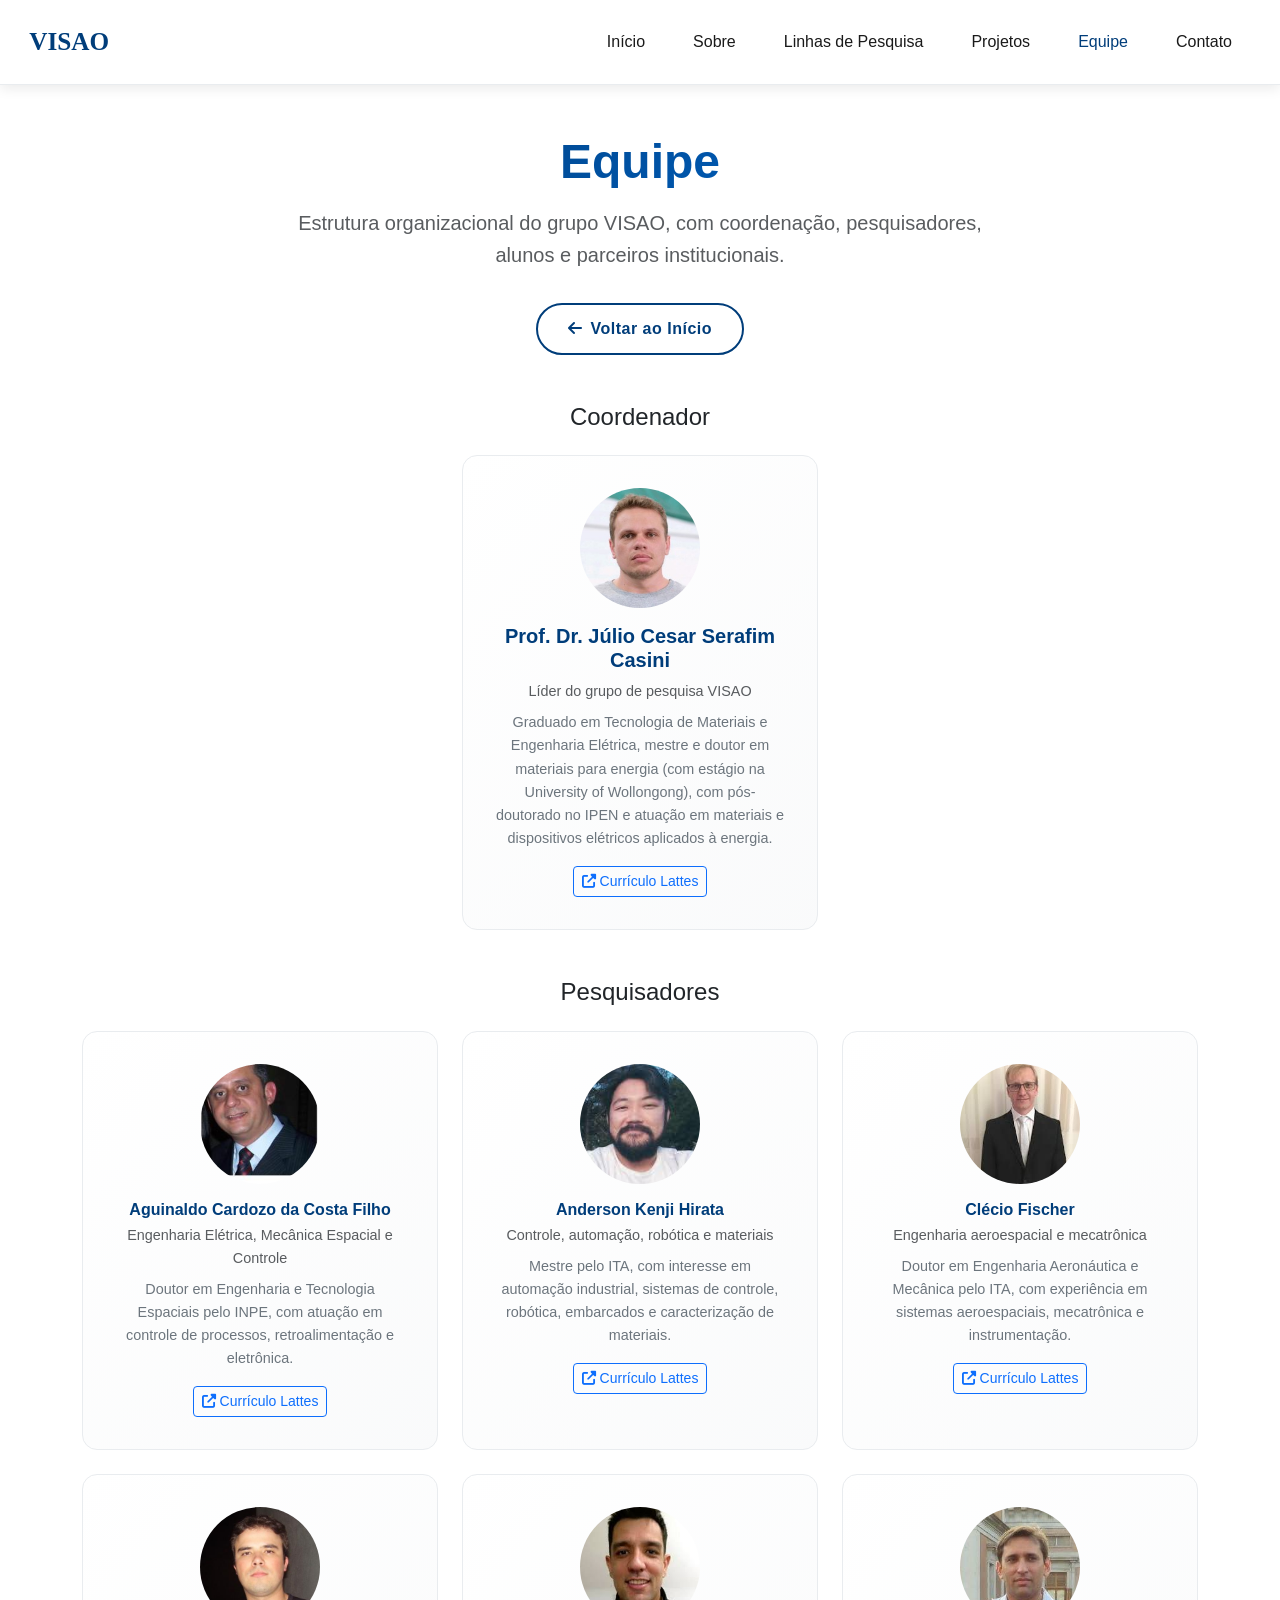
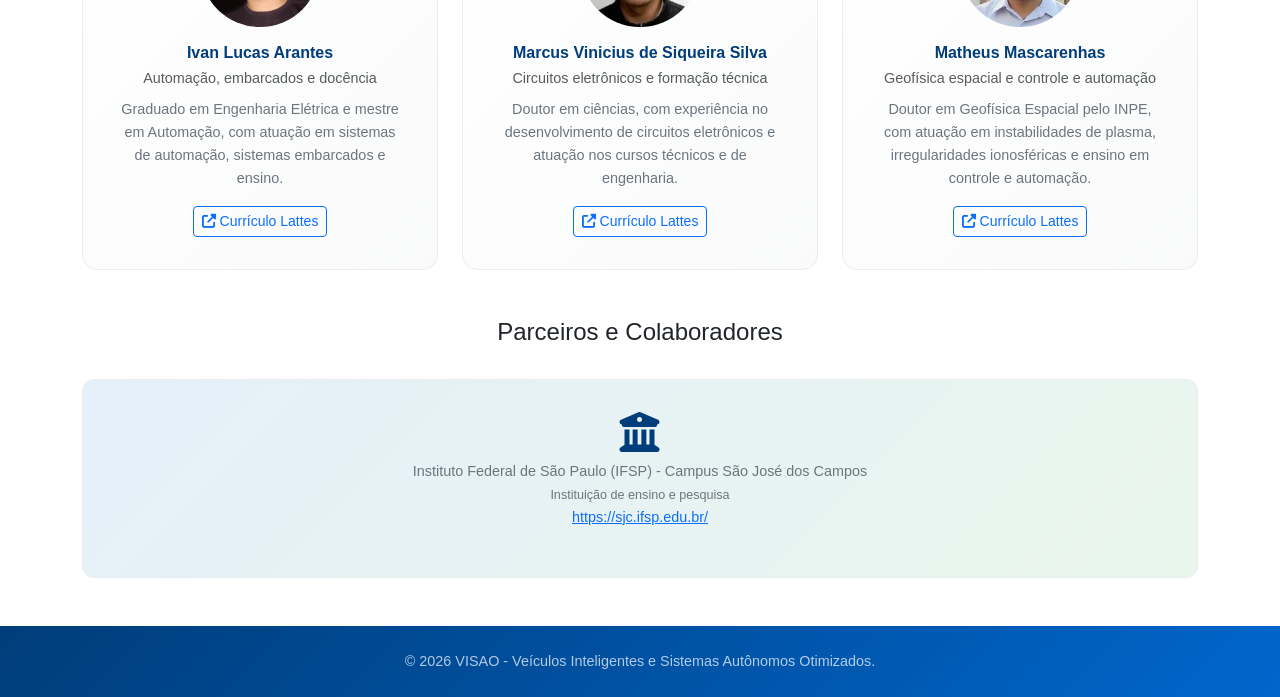
<file: equipe.html>
<!DOCTYPE html>
<html lang="pt-BR">
<head>
    <meta charset="UTF-8">
    <meta name="viewport" content="width=device-width, initial-scale=1.0">
    <meta name="description" content="Equipe do grupo VISAO - Veículos Inteligentes e Sistemas Autônomos Otimizados.">
    <title>Equipe - VISAO</title>
    <link href="https://cdn.jsdelivr.net/npm/bootstrap@5.3.0/dist/css/bootstrap.min.css" rel="stylesheet">
    <link rel="stylesheet" href="https://cdnjs.cloudflare.com/ajax/libs/font-awesome/6.4.0/css/all.min.css">
    <link rel="stylesheet" href="style.css">
</head>
<body>
    <nav class="navbar navbar-expand-lg navbar-light navbar-custom sticky-top">
        <div class="container-fluid px-4">
            <a class="navbar-brand" href="index.html#home">
                <img src="data:image/svg+xml,%3Csvg xmlns='http://www.w3.org/2000/svg' viewBox='0 0 100 40'%3E%3Ctext x='5' y='28' font-size='24' font-weight='bold' fill='%23003d7a'%3EVISAO%3C/text%3E%3C/svg%3E" alt="VISAO" class="navbar-logo">
            </a>
            <button class="navbar-toggler" type="button" data-bs-toggle="collapse" data-bs-target="#navbarMenu" aria-controls="navbarMenu" aria-expanded="false" aria-label="Toggle navigation">
                <span class="navbar-toggler-icon"></span>
            </button>
            <div class="collapse navbar-collapse" id="navbarMenu">
                <ul class="navbar-nav ms-auto">
                    <li class="nav-item"><a class="nav-link" href="index.html#home">Início</a></li>
                    <li class="nav-item"><a class="nav-link" href="index.html#sobre">Sobre</a></li>
                    <li class="nav-item"><a class="nav-link" href="index.html#linhas">Linhas de Pesquisa</a></li>
                    <li class="nav-item"><a class="nav-link" href="projetos.html">Projetos</a></li>
                    <li class="nav-item"><a class="nav-link active" href="equipe.html">Equipe</a></li>
                    <!-- <li class="nav-item"><a class="nav-link" href="publicacoes.html">Publicações</a></li> -->
                    <li class="nav-item"><a class="nav-link" href="index.html#contato">Contato</a></li>
                </ul>
            </div>
        </div>
    </nav>

    <section class="section-equipe py-5">
        <div class="container">
            <div class="row justify-content-center text-center mb-5">
                <div class="col-lg-8">
                    <h1 class="display-5 fw-bold text-gradient mb-3">Equipe</h1>
                    <p class="lead text-muted">Estrutura organizacional do grupo VISAO, com coordenação, pesquisadores, alunos e parceiros institucionais.</p>
                    <a href="index.html#home" class="btn btn-outline-primary btn-custom mt-3"><i class="fas fa-arrow-left me-2"></i>Voltar ao Início</a>
                </div>
            </div>

            <div class="mb-5">
                <h4 class="mb-4 text-center text-dark">Coordenador</h4>
                <div class="row justify-content-center">
                    <div class="col-md-4">
                        <div class="team-card">
                            <div class="team-image"><img src="julio.jfif" alt="Júlio Cesar Serafim Casini"></div>
                            <h5 class="mt-3">Prof. Dr. Júlio Cesar Serafim Casini</h5>
                            <p class="text-muted mb-2">Líder do grupo de pesquisa VISAO</p>
                            <p class="text-center small mb-3">Graduado em Tecnologia de Materiais e Engenharia Elétrica, mestre e doutor em materiais para energia (com estágio na University of Wollongong), com pós-doutorado no IPEN e atuação em materiais e dispositivos elétricos aplicados à energia.</p>
                            <div class="text-center">
                                <a class="btn btn-outline-primary btn-sm" href="http://lattes.cnpq.br/0961008512735603" target="_blank" rel="noopener noreferrer">
                                    <i class="fas fa-external-link-alt me-1"></i>Currículo Lattes
                                </a>
                            </div>
                        </div>
                    </div>
                </div>
            </div>

            <div class="mb-5">
                <h4 class="mb-4 text-center text-dark">Pesquisadores</h4>
                <div class="row g-4">
                    <div class="col-md-6 col-lg-4">
                        <div class="team-card h-100">
                            <div class="team-image"><img src="aguinaldo.gif" alt="Aguinaldo Cardozo da Costa Filho"></div>
                            <h6 class="mt-3">Aguinaldo Cardozo da Costa Filho</h6>
                            <p class="text-muted small mb-2">Engenharia Elétrica, Mecânica Espacial e Controle</p>
                            <p class="small mb-3">Doutor em Engenharia e Tecnologia Espaciais pelo INPE, com atuação em controle de processos, retroalimentação e eletrônica.</p>
                            <div class="text-center">
                                <a class="btn btn-outline-primary btn-sm" href="http://lattes.cnpq.br/0599065251420808" target="_blank" rel="noopener noreferrer">
                                    <i class="fas fa-external-link-alt me-1"></i>Currículo Lattes
                                </a>
                            </div>
                        </div>
                    </div>
                    <div class="col-md-6 col-lg-4">
                        <div class="team-card h-100">
                            <div class="team-image"><img src="anderson.jfif" alt="Anderson Kenji Hirata"></div>
                            <h6 class="mt-3">Anderson Kenji Hirata</h6>
                            <p class="text-muted small mb-2">Controle, automação, robótica e materiais</p>
                            <p class="small mb-3">Mestre pelo ITA, com interesse em automação industrial, sistemas de controle, robótica, embarcados e caracterização de materiais.</p>
                            <div class="text-center">
                                <a class="btn btn-outline-primary btn-sm" href="http://lattes.cnpq.br/3494775224552326" target="_blank" rel="noopener noreferrer">
                                    <i class="fas fa-external-link-alt me-1"></i>Currículo Lattes
                                </a>
                            </div>
                        </div>
                    </div>
                    <div class="col-md-6 col-lg-4">
                        <div class="team-card h-100">
                            <div class="team-image"><img src="clecio.jfif" alt="Clécio Fischer"></div>
                            <h6 class="mt-3">Clécio Fischer</h6>
                            <p class="text-muted small mb-2">Engenharia aeroespacial e mecatrônica</p>
                            <p class="small mb-3">Doutor em Engenharia Aeronáutica e Mecânica pelo ITA, com experiência em sistemas aeroespaciais, mecatrônica e instrumentação.</p>
                            <div class="text-center">
                                <a class="btn btn-outline-primary btn-sm" href="http://lattes.cnpq.br/1167100106189577" target="_blank" rel="noopener noreferrer">
                                    <i class="fas fa-external-link-alt me-1"></i>Currículo Lattes
                                </a>
                            </div>
                        </div>
                    </div>
                    <div class="col-md-6 col-lg-4">
                        <div class="team-card h-100">
                            <div class="team-image"><img src="ivan.png" alt="Ivan Lucas Arantes"></div>
                            <h6 class="mt-3">Ivan Lucas Arantes</h6>
                            <p class="text-muted small mb-2">Automação, embarcados e docência</p>
                            <p class="small mb-3">Graduado em Engenharia Elétrica e mestre em Automação, com atuação em sistemas de automação, sistemas embarcados e ensino.</p>
                            <div class="text-center">
                                <a class="btn btn-outline-primary btn-sm" href="http://lattes.cnpq.br/5479372692717483" target="_blank" rel="noopener noreferrer">
                                    <i class="fas fa-external-link-alt me-1"></i>Currículo Lattes
                                </a>
                            </div>
                        </div>
                    </div>
                    <div class="col-md-6 col-lg-4">
                        <div class="team-card h-100">
                            <div class="team-image"><img src="marcus.jfif" alt="Marcus Vinicius de Siqueira Silva"></div>
                            <h6 class="mt-3">Marcus Vinicius de Siqueira Silva</h6>
                            <p class="text-muted small mb-2">Circuitos eletrônicos e formação técnica</p>
                            <p class="small mb-3">Doutor em ciências, com experiência no desenvolvimento de circuitos eletrônicos e atuação nos cursos técnicos e de engenharia.</p>
                            <div class="text-center">
                                <a class="btn btn-outline-primary btn-sm" href="http://lattes.cnpq.br/2412241702354380" target="_blank" rel="noopener noreferrer">
                                    <i class="fas fa-external-link-alt me-1"></i>Currículo Lattes
                                </a>
                            </div>
                        </div>
                    </div>
                    <div class="col-md-6 col-lg-4">
                        <div class="team-card h-100">
                            <div class="team-image"><img src="matheus.jfif" alt="Matheus Mascarenhas"></div>
                            <h6 class="mt-3">Matheus Mascarenhas</h6>
                            <p class="text-muted small mb-2">Geofísica espacial e controle e automação</p>
                            <p class="small mb-3">Doutor em Geofísica Espacial pelo INPE, com atuação em instabilidades de plasma, irregularidades ionosféricas e ensino em controle e automação.</p>
                            <div class="text-center">
                                <a class="btn btn-outline-primary btn-sm" href="http://lattes.cnpq.br/5160425502056458" target="_blank" rel="noopener noreferrer">
                                    <i class="fas fa-external-link-alt me-1"></i>Currículo Lattes
                                </a>
                            </div>
                        </div>
                    </div>
                </div>
            </div>

            <!--
            <div class="mb-5">
                <h4 class="mb-4 text-center text-dark">Alunos de Pós-Graduação</h4>
                <div class="row g-4">
                    <div class="col-md-3"><div class="team-card-small"><div class="team-image-small"><i class="fas fa-user-circle"></i></div><h6 class="mt-2">Mestrando 1</h6><p class="text-muted small">Mestrado</p></div></div>
                    <div class="col-md-3"><div class="team-card-small"><div class="team-image-small"><i class="fas fa-user-circle"></i></div><h6 class="mt-2">Mestrando 2</h6><p class="text-muted small">Mestrado</p></div></div>
                    <div class="col-md-3"><div class="team-card-small"><div class="team-image-small"><i class="fas fa-user-circle"></i></div><h6 class="mt-2">Doutorando 1</h6><p class="text-muted small">Doutorado</p></div></div>
                    <div class="col-md-3"><div class="team-card-small"><div class="team-image-small"><i class="fas fa-user-circle"></i></div><h6 class="mt-2">Doutorando 2</h6><p class="text-muted small">Doutorado</p></div></div>
                </div>
            </div>
            -->

            <div>
                <h4 class="mb-4 text-center text-dark">Parceiros e Colaboradores</h4>
                <div class="partners-section">
                    <div class="partner-item">
                        <i class="fas fa-university"></i>
                        <p>
                            Instituto Federal de São Paulo (IFSP) - Campus São José dos Campos<br>
                            <small>Instituição de ensino e pesquisa</small><br>
                            <a href="https://sjc.ifsp.edu.br/" target="_blank" rel="noopener noreferrer">https://sjc.ifsp.edu.br/</a>
                        </p>
                    </div>
                </div>
            </div>
        </div>
    </section>

    <footer class="footer py-4">
        <div class="container text-center">
            <p class="footer-copyright mb-0">&copy; 2026 VISAO - Veículos Inteligentes e Sistemas Autônomos Otimizados.</p>
        </div>
    </footer>

    <script src="https://cdn.jsdelivr.net/npm/bootstrap@5.3.0/dist/js/bootstrap.bundle.min.js"></script>
    <script src="script.js"></script>
</body>
</html>
</file>
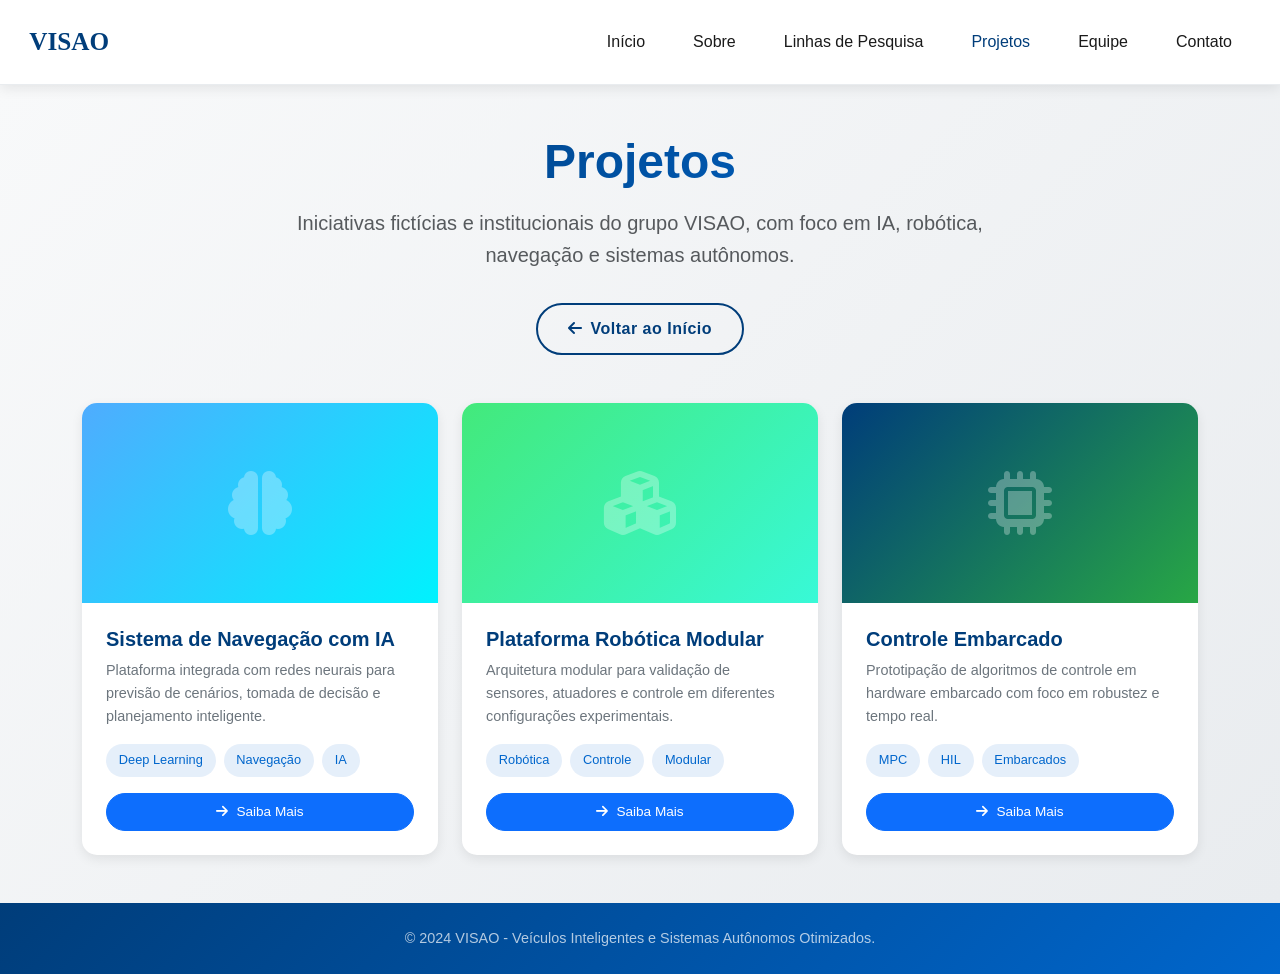
<file: projetos.html>
<!DOCTYPE html>
<html lang="pt-BR">
<head>
    <meta charset="UTF-8">
    <meta name="viewport" content="width=device-width, initial-scale=1.0">
    <meta name="description" content="Projetos do grupo VISAO - Veículos Inteligentes e Sistemas Autônomos Otimizados.">
    <title>Projetos - VISAO</title>
    <link href="https://cdn.jsdelivr.net/npm/bootstrap@5.3.0/dist/css/bootstrap.min.css" rel="stylesheet">
    <link rel="stylesheet" href="https://cdnjs.cloudflare.com/ajax/libs/font-awesome/6.4.0/css/all.min.css">
    <link rel="stylesheet" href="style.css">
</head>
<body>
    <nav class="navbar navbar-expand-lg navbar-light navbar-custom sticky-top">
        <div class="container-fluid px-4">
            <a class="navbar-brand" href="index.html#home">
                <img src="data:image/svg+xml,%3Csvg xmlns='http://www.w3.org/2000/svg' viewBox='0 0 100 40'%3E%3Ctext x='5' y='28' font-size='24' font-weight='bold' fill='%23003d7a'%3EVISAO%3C/text%3E%3C/svg%3E" alt="VISAO" class="navbar-logo">
            </a>
            <button class="navbar-toggler" type="button" data-bs-toggle="collapse" data-bs-target="#navbarMenu" aria-controls="navbarMenu" aria-expanded="false" aria-label="Toggle navigation">
                <span class="navbar-toggler-icon"></span>
            </button>
            <div class="collapse navbar-collapse" id="navbarMenu">
                <ul class="navbar-nav ms-auto">
                    <li class="nav-item"><a class="nav-link" href="index.html#home">Início</a></li>
                    <li class="nav-item"><a class="nav-link" href="index.html#sobre">Sobre</a></li>
                    <li class="nav-item"><a class="nav-link" href="index.html#linhas">Linhas de Pesquisa</a></li>
                    <li class="nav-item"><a class="nav-link active" href="projetos.html">Projetos</a></li>
                    <li class="nav-item"><a class="nav-link" href="equipe.html">Equipe</a></li>
                    <!-- <li class="nav-item"><a class="nav-link" href="publicacoes.html">Publicações</a></li> -->
                    <li class="nav-item"><a class="nav-link" href="index.html#contato">Contato</a></li>
                </ul>
            </div>
        </div>
    </nav>

    <section class="section-projetos py-5">
        <div class="container">
            <div class="row justify-content-center text-center mb-5">
                <div class="col-lg-8">
                    <h1 class="display-5 fw-bold text-gradient mb-3">Projetos</h1>
                    <p class="lead text-muted">Iniciativas fictícias e institucionais do grupo VISAO, com foco em IA, robótica, navegação e sistemas autônomos.</p>
                    <a href="index.html#home" class="btn btn-outline-primary btn-custom mt-3"><i class="fas fa-arrow-left me-2"></i>Voltar ao Início</a>
                </div>
            </div>

            <div class="row g-4">
                <!--
                <div class="col-md-6 col-lg-4">
                    <div class="project-card">
                        <div class="project-image"><div class="placeholder-image" style="background: linear-gradient(135deg, #667eea 0%, #764ba2 100%);"><i class="fas fa-robot"></i></div></div>
                        <div class="project-content">
                            <h5>Veículo Autônomo Indoor</h5>
                            <p>Sistema completo de navegação autônoma para ambientes internos com visão computacional, SLAM e ROS em tempo real.</p>
                            <div class="tech-tags mb-3"><span class="tag">Visão Computacional</span><span class="tag">SLAM</span><span class="tag">ROS</span><span class="tag">CARLA</span></div>
                            <button class="btn btn-sm btn-primary btn-custom-small"><i class="fas fa-arrow-right me-2"></i>Saiba Mais</button>
                        </div>
                    </div>
                </div>
                -->
                <!--
                <div class="col-md-6 col-lg-4">
                    <div class="project-card">
                        <div class="project-image"><div class="placeholder-image" style="background: linear-gradient(135deg, #f093fb 0%, #f5576c 100%);"><i class="fas fa-truck-moving"></i></div></div>
                        <div class="project-content">
                            <h5>AGV Inteligente</h5>
                            <p>Veículo guiado automaticamente com inteligência artificial para logística, mapeamento e otimização de rotas.</p>
                            <div class="tech-tags mb-3"><span class="tag">IA</span><span class="tag">Otimização</span><span class="tag">LiDAR</span><span class="tag">RTK</span></div>
                            <button class="btn btn-sm btn-primary btn-custom-small"><i class="fas fa-arrow-right me-2"></i>Saiba Mais</button>
                        </div>
                    </div>
                </div>
                -->
                <div class="col-md-6 col-lg-4">
                    <div class="project-card">
                        <div class="project-image"><div class="placeholder-image" style="background: linear-gradient(135deg, #4facfe 0%, #00f2fe 100%);"><i class="fas fa-brain"></i></div></div>
                        <div class="project-content">
                            <h5>Sistema de Navegação com IA</h5>
                            <p>Plataforma integrada com redes neurais para previsão de cenários, tomada de decisão e planejamento inteligente.</p>
                            <div class="tech-tags mb-3"><span class="tag">Deep Learning</span><span class="tag">Navegação</span><span class="tag">IA</span></div>
                            <button class="btn btn-sm btn-primary btn-custom-small"><i class="fas fa-arrow-right me-2"></i>Saiba Mais</button>
                        </div>
                    </div>
                </div>
                <div class="col-md-6 col-lg-4">
                    <div class="project-card">
                        <div class="project-image"><div class="placeholder-image" style="background: linear-gradient(135deg, #43e97b 0%, #38f9d7 100%);"><i class="fas fa-cubes"></i></div></div>
                        <div class="project-content">
                            <h5>Plataforma Robótica Modular</h5>
                            <p>Arquitetura modular para validação de sensores, atuadores e controle em diferentes configurações experimentais.</p>
                            <div class="tech-tags mb-3"><span class="tag">Robótica</span><span class="tag">Controle</span><span class="tag">Modular</span></div>
                            <button class="btn btn-sm btn-primary btn-custom-small"><i class="fas fa-arrow-right me-2"></i>Saiba Mais</button>
                        </div>
                    </div>
                </div>
                <!--
                <div class="col-md-6 col-lg-4">
                    <div class="project-card">
                        <div class="project-image"><div class="placeholder-image" style="background: linear-gradient(135deg, #fa709a 0%, #fee140 100%);"><i class="fas fa-vr-cardboard"></i></div></div>
                        <div class="project-content">
                            <h5>Simulador de Cenários Críticos</h5>
                            <p>Ambiente de simulação baseado em CARLA e Gazebo para teste de algoritmos em cenários complexos e perigosos.</p>
                            <div class="tech-tags mb-3"><span class="tag">CARLA</span><span class="tag">Gazebo</span><span class="tag">Simulação</span></div>
                            <button class="btn btn-sm btn-primary btn-custom-small"><i class="fas fa-arrow-right me-2"></i>Saiba Mais</button>
                        </div>
                    </div>
                </div>
                -->
                <div class="col-md-6 col-lg-4">
                    <div class="project-card">
                        <div class="project-image"><div class="placeholder-image" style="background: linear-gradient(135deg, #003d7a 0%, #28a745 100%);"><i class="fas fa-microchip"></i></div></div>
                        <div class="project-content">
                            <h5>Controle Embarcado</h5>
                            <p>Prototipação de algoritmos de controle em hardware embarcado com foco em robustez e tempo real.</p>
                            <div class="tech-tags mb-3"><span class="tag">MPC</span><span class="tag">HIL</span><span class="tag">Embarcados</span></div>
                            <button class="btn btn-sm btn-primary btn-custom-small"><i class="fas fa-arrow-right me-2"></i>Saiba Mais</button>
                        </div>
                    </div>
                </div>
            </div>
        </div>
    </section>

    <footer class="footer py-4">
        <div class="container text-center">
            <p class="footer-copyright mb-0">&copy; 2024 VISAO - Veículos Inteligentes e Sistemas Autônomos Otimizados.</p>
        </div>
    </footer>

    <script src="https://cdn.jsdelivr.net/npm/bootstrap@5.3.0/dist/js/bootstrap.bundle.min.js"></script>
    <script src="script.js"></script>
</body>
</html>
</file>
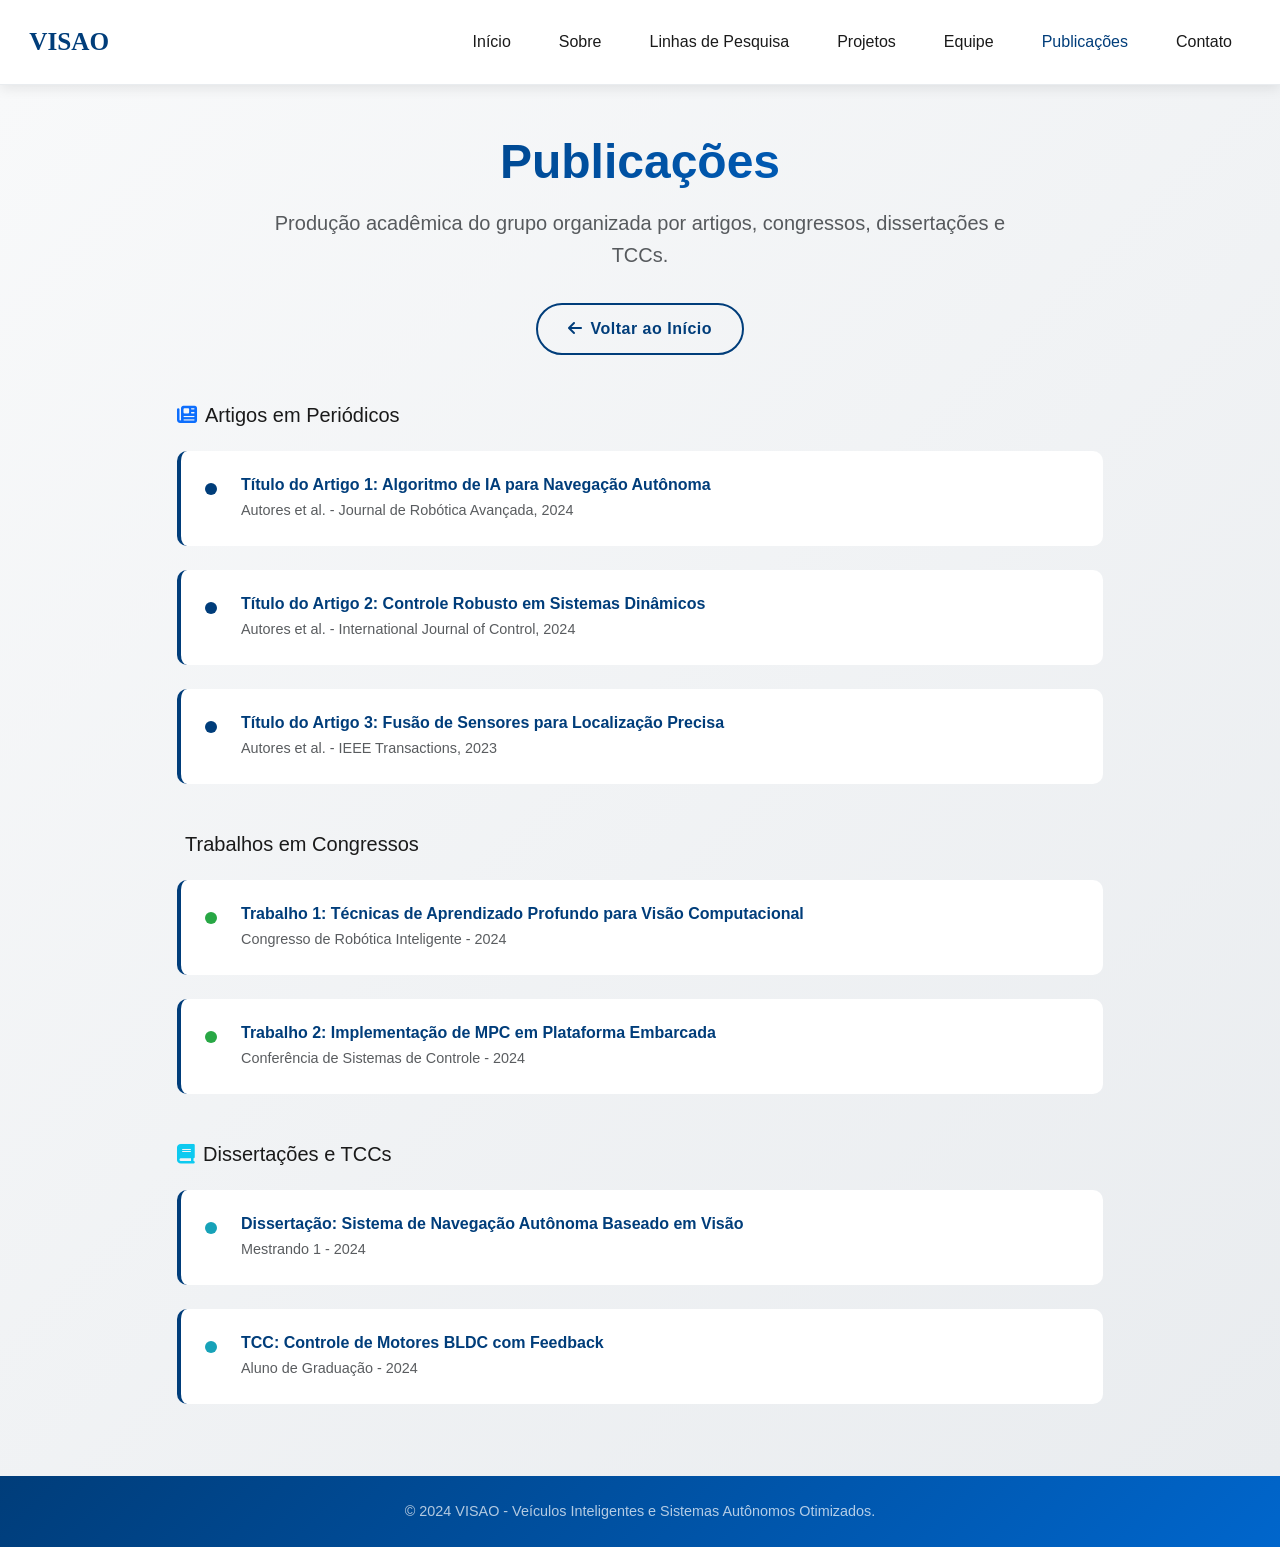
<file: publicacoes.html>
<!DOCTYPE html>
<html lang="pt-BR">
<head>
    <meta charset="UTF-8">
    <meta name="viewport" content="width=device-width, initial-scale=1.0">
    <meta name="description" content="Publicações do grupo VISAO - Veículos Inteligentes e Sistemas Autônomos Otimizados.">
    <title>Publicações - VISAO</title>
    <link href="https://cdn.jsdelivr.net/npm/bootstrap@5.3.0/dist/css/bootstrap.min.css" rel="stylesheet">
    <link rel="stylesheet" href="https://cdnjs.cloudflare.com/ajax/libs/font-awesome/6.4.0/css/all.min.css">
    <link rel="stylesheet" href="style.css">
</head>
<body>
    <nav class="navbar navbar-expand-lg navbar-light navbar-custom sticky-top">
        <div class="container-fluid px-4">
            <a class="navbar-brand" href="index.html#home">
                <img src="data:image/svg+xml,%3Csvg xmlns='http://www.w3.org/2000/svg' viewBox='0 0 100 40'%3E%3Ctext x='5' y='28' font-size='24' font-weight='bold' fill='%23003d7a'%3EVISAO%3C/text%3E%3C/svg%3E" alt="VISAO" class="navbar-logo">
            </a>
            <button class="navbar-toggler" type="button" data-bs-toggle="collapse" data-bs-target="#navbarMenu" aria-controls="navbarMenu" aria-expanded="false" aria-label="Toggle navigation">
                <span class="navbar-toggler-icon"></span>
            </button>
            <div class="collapse navbar-collapse" id="navbarMenu">
                <ul class="navbar-nav ms-auto">
                    <li class="nav-item"><a class="nav-link" href="index.html#home">Início</a></li>
                    <li class="nav-item"><a class="nav-link" href="index.html#sobre">Sobre</a></li>
                    <li class="nav-item"><a class="nav-link" href="index.html#linhas">Linhas de Pesquisa</a></li>
                    <li class="nav-item"><a class="nav-link" href="projetos.html">Projetos</a></li>
                    <li class="nav-item"><a class="nav-link" href="equipe.html">Equipe</a></li>
                    <li class="nav-item"><a class="nav-link active" href="publicacoes.html">Publicações</a></li>
                    <li class="nav-item"><a class="nav-link" href="index.html#contato">Contato</a></li>
                </ul>
            </div>
        </div>
    </nav>

    <section class="section-publicacoes py-5">
        <div class="container">
            <div class="row justify-content-center text-center mb-5">
                <div class="col-lg-8">
                    <h1 class="display-5 fw-bold text-gradient mb-3">Publicações</h1>
                    <p class="lead text-muted">Produção acadêmica do grupo organizada por artigos, congressos, dissertações e TCCs.</p>
                    <a href="index.html#home" class="btn btn-outline-primary btn-custom mt-3"><i class="fas fa-arrow-left me-2"></i>Voltar ao Início</a>
                </div>
            </div>

            <div class="row">
                <div class="col-lg-10 mx-auto">
                    <div class="mb-5">
                        <h5 class="mb-4"><i class="fas fa-newspaper me-2 text-primary"></i>Artigos em Periódicos</h5>
                        <div class="publication-item"><div class="pub-indicator"></div><div class="pub-content"><h6>Título do Artigo 1: Algoritmo de IA para Navegação Autônoma</h6><p class="text-muted">Autores et al. - Journal de Robótica Avançada, 2024</p></div></div>
                        <div class="publication-item"><div class="pub-indicator"></div><div class="pub-content"><h6>Título do Artigo 2: Controle Robusto em Sistemas Dinâmicos</h6><p class="text-muted">Autores et al. - International Journal of Control, 2024</p></div></div>
                        <div class="publication-item"><div class="pub-indicator"></div><div class="pub-content"><h6>Título do Artigo 3: Fusão de Sensores para Localização Precisa</h6><p class="text-muted">Autores et al. - IEEE Transactions, 2023</p></div></div>
                    </div>

                    <div class="mb-5">
                        <h5 class="mb-4"><i class="fas fa-presentation me-2 text-success"></i>Trabalhos em Congressos</h5>
                        <div class="publication-item"><div class="pub-indicator pub-indicator-success"></div><div class="pub-content"><h6>Trabalho 1: Técnicas de Aprendizado Profundo para Visão Computacional</h6><p class="text-muted">Congresso de Robótica Inteligente - 2024</p></div></div>
                        <div class="publication-item"><div class="pub-indicator pub-indicator-success"></div><div class="pub-content"><h6>Trabalho 2: Implementação de MPC em Plataforma Embarcada</h6><p class="text-muted">Conferência de Sistemas de Controle - 2024</p></div></div>
                    </div>

                    <div>
                        <h5 class="mb-4"><i class="fas fa-book me-2 text-info"></i>Dissertações e TCCs</h5>
                        <div class="publication-item"><div class="pub-indicator pub-indicator-info"></div><div class="pub-content"><h6>Dissertação: Sistema de Navegação Autônoma Baseado em Visão</h6><p class="text-muted">Mestrando 1 - 2024</p></div></div>
                        <div class="publication-item"><div class="pub-indicator pub-indicator-info"></div><div class="pub-content"><h6>TCC: Controle de Motores BLDC com Feedback</h6><p class="text-muted">Aluno de Graduação - 2024</p></div></div>
                    </div>
                </div>
            </div>
        </div>
    </section>

    <footer class="footer py-4">
        <div class="container text-center">
            <p class="footer-copyright mb-0">&copy; 2024 VISAO - Veículos Inteligentes e Sistemas Autônomos Otimizados.</p>
        </div>
    </footer>

    <script src="https://cdn.jsdelivr.net/npm/bootstrap@5.3.0/dist/js/bootstrap.bundle.min.js"></script>
    <script src="script.js"></script>
</body>
</html>
</file>
<file: style.css>
/* ============================================
    VISAO - Veículos Inteligentes e Sistemas Autônomos Otimizados
   CSS Moderno e Responsivo
   ============================================ */

/* ===== VARIÁVEIS DE COR ===== */
:root {
    --primary-color: #003d7a;       /* Azul Escuro */
    --secondary-color: #0066cc;     /* Azul Claro */
    --accent-color: #28a745;        /* Verde Tecnológico */
    --light-bg: #f8f9fa;            /* Cinza Muito Claro */
    --white: #ffffff;
    --text-dark: #1a1a1a;
    --text-muted: #6c757d;
    --border-light: #e9ecef;
    --transition: all 0.3s ease;
    --shadow: 0 10px 30px rgba(0, 61, 122, 0.1);
    --shadow-sm: 0 4px 12px rgba(0, 0, 0, 0.08);
}

/* ===== RESET E CONFIGURAÇÕES GLOBAIS ===== */
* {
    margin: 0;
    padding: 0;
    box-sizing: border-box;
}

html {
    scroll-behavior: smooth;
}

body {
    font-family: 'Segoe UI', Tahoma, Geneva, Verdana, sans-serif;
    background-color: var(--light-bg);
    color: var(--text-dark);
    line-height: 1.6;
    overflow-x: hidden;
}

/* ===== NAVBAR STICKY ===== */
.navbar-custom {
    background: rgba(255, 255, 255, 0.95);
    backdrop-filter: blur(10px);
    box-shadow: var(--shadow-sm);
    border-bottom: 1px solid var(--border-light);
    padding: 1rem 0;
}

.navbar-custom .navbar-brand {
    display: flex;
    align-items: center;
    font-weight: 700;
    font-size: 1.5rem;
    color: var(--primary-color) !important;
    letter-spacing: -0.5px;
}

.navbar-logo {
    height: 42px;
    width: auto;
    margin-right: 0.5rem;
}

.navbar-custom .nav-link {
    color: var(--text-dark) !important;
    font-weight: 500;
    margin: 0 0.5rem;
    padding: 0.5rem 1rem !important;
    transition: var(--transition);
    position: relative;
}

.navbar-custom .nav-link:after {
    content: '';
    position: absolute;
    bottom: 0;
    left: 50%;
    width: 0;
    height: 3px;
    background: linear-gradient(90deg, var(--primary-color), var(--accent-color));
    transition: var(--transition);
    transform: translateX(-50%);
}

.navbar-custom .nav-link:hover:after {
    width: 80%;
}

.navbar-custom .nav-link.active {
    color: var(--primary-color) !important;
}

/* ===== HERO SECTION ===== */
.hero-section {
    position: relative;
    min-height: 100vh;
    display: flex;
    align-items: center;
    justify-content: center;
    overflow: hidden;
    background: linear-gradient(135deg, #f5f7fa 0%, #c3cfe2 100%);
}

.hero-background {
    position: absolute;
    width: 100%;
    height: 100%;
    top: 0;
    left: 0;
}

#canvasBackground {
    width: 100%;
    height: 100%;
    display: block;
}

.hero-content {
    position: relative;
    z-index: 10;
    animation: fadeInUp 1s ease-out;
}

/* Animação entrada Hero */
@keyframes fadeInUp {
    from {
        opacity: 0;
        transform: translateY(30px);
    }
    to {
        opacity: 1;
        transform: translateY(0);
    }
}

@keyframes pulse {
    0%, 100% {
        transform: scale(1);
    }
    50% {
        transform: scale(1.05);
    }
}

.hero-logo {
    width: min(240px, 72vw);
    margin: 0 auto 1rem;
}

.hero-logo img {
    width: 100%;
    height: auto;
    display: block;
}

.about-logo-wrap {
    padding-top: 0.5rem;
}

.about-logo {
    max-width: 260px;
    width: 100%;
    height: auto;
}

.text-gradient {
    background: linear-gradient(135deg, var(--primary-color) 0%, var(--secondary-color) 100%);
    -webkit-background-clip: text;
    -webkit-text-fill-color: transparent;
    background-clip: text;
}

.hero-content h1 {
    animation: fadeInUp 1s ease-out 0.1s both;
}

.hero-content h2 {
    animation: fadeInUp 1s ease-out 0.2s both;
}

.hero-content p {
    animation: fadeInUp 1s ease-out 0.3s both;
}

.hero-content .btn {
    animation: fadeInUp 1s ease-out 0.4s both;
}

/* Botões Customizados */
.btn-custom {
    border-radius: 50px;
    padding: 12px 30px;
    font-weight: 600;
    letter-spacing: 0.5px;
    transition: var(--transition);
    position: relative;
    overflow: hidden;
}

.btn-primary.btn-custom {
    background: linear-gradient(135deg, var(--primary-color), var(--secondary-color));
    border: none;
}

.btn-primary.btn-custom:hover {
    transform: translateY(-3px);
    box-shadow: 0 15px 40px rgba(0, 61, 122, 0.3);
}

.btn-outline-primary.btn-custom {
    border: 2px solid var(--primary-color);
    color: var(--primary-color);
}

.btn-outline-primary.btn-custom:hover {
    background: var(--primary-color);
    transform: translateY(-3px);
    box-shadow: 0 15px 40px rgba(0, 61, 122, 0.3);
}

/* Scroll Indicator */
.scroll-indicator {
    position: absolute;
    bottom: 30px;
    left: 50%;
    transform: translateX(-50%);
    font-size: 1.5rem;
    color: var(--primary-color);
    animation: bounce 2s infinite;
}

@keyframes bounce {
    0%, 100% {
        transform: translateX(-50%) translateY(0);
    }
    50% {
        transform: translateX(-50%) translateY(-10px);
    }
}

/* ===== SEÇÕES GERAIS ===== */
.section-title {
    font-size: 2.5rem;
    font-weight: 700;
    color: var(--primary-color);
    margin-bottom: 3rem;
    position: relative;
    display: inline-block;
    width: 100%;
    text-align: center;
}

.section-title:after {
    content: '';
    position: absolute;
    bottom: -10px;
    left: 50%;
    width: 60px;
    height: 4px;
    background: linear-gradient(90deg, var(--primary-color), var(--accent-color));
    transform: translateX(-50%);
    border-radius: 2px;
}

/* Seção Sobre */
.section-sobre {
    background: var(--white);
    padding: 6rem 0;
}

.card-glass {
    background: rgba(255, 255, 255, 0.7);
    backdrop-filter: blur(10px);
    border: 1px solid rgba(255, 255, 255, 0.2);
    border-radius: 15px;
    padding: 2rem;
    box-shadow: 0 8px 32px rgba(0, 61, 122, 0.05);
    transition: var(--transition);
}

.card-glass:hover {
    transform: translateY(-5px);
    box-shadow: 0 15px 40px rgba(0, 61, 122, 0.1);
}

/* Feature Boxes */
.feature-box {
    text-align: center;
    padding: 2rem;
    border-radius: 12px;
    background: linear-gradient(135deg, rgba(0, 102, 204, 0.05), rgba(40, 167, 69, 0.05));
    border: 1px solid var(--border-light);
    transition: var(--transition);
}

.feature-box:hover {
    transform: translateY(-8px);
    background: linear-gradient(135deg, rgba(0, 102, 204, 0.1), rgba(40, 167, 69, 0.1));
    box-shadow: var(--shadow-sm);
}

.feature-box i {
    font-size: 2.5rem;
    color: var(--primary-color);
    margin-bottom: 1rem;
}

.feature-box h5 {
    color: var(--primary-color);
    font-weight: 600;
    margin-bottom: 0.5rem;
}

/* ===== LINHAS DE PESQUISA ===== */
.section-linhas {
    background: linear-gradient(135deg, #f8f9fa 0%, #e9ecef 100%);
    padding: 6rem 0;
}

/* Cards de Pesquisa */
.card-research {
    border: none;
    border-radius: 15px;
    overflow: hidden;
    background: var(--white);
    box-shadow: var(--shadow-sm);
    transition: var(--transition);
    height: 100%;
    display: flex;
    flex-direction: column;
}

.card-research:hover {
    transform: translateY(-10px);
    box-shadow: var(--shadow);
}

.card-research-1 {
    border-top: 5px solid #003d7a;
}

.card-research-2 {
    border-top: 5px solid #0066cc;
}

.card-research-3 {
    border-top: 5px solid #28a745;
}

.card-header-custom {
    background: linear-gradient(135deg, rgba(0, 61, 122, 0.1), rgba(0, 102, 204, 0.1));
    padding: 1.5rem;
    display: flex;
    align-items: center;
    gap: 1rem;
}

.card-header-custom i {
    font-size: 2rem;
    color: var(--primary-color);
}

.card-header-custom h4 {
    margin: 0;
    color: var(--primary-color);
    font-weight: 600;
}

.card-body-custom {
    padding: 1.5rem;
    flex-grow: 1;
}

.tech-list {
    list-style: none;
    margin: 0;
}

.tech-list li {
    padding: 0.5rem 0;
    color: var(--text-muted);
    transition: var(--transition);
}

.tech-list li i {
    color: var(--accent-color);
    margin-right: 0.5rem;
}

.tech-list li:hover {
    color: var(--primary-color);
    transform: translateX(5px);
}

/* ===== ÁREAS TECNOLÓGICAS ===== */
.section-areas {
    background: var(--white);
    padding: 6rem 0;
}

.tech-card {
    background: var(--white);
    border: 1px solid var(--border-light);
    border-radius: 15px;
    padding: 2rem;
    text-align: center;
    transition: var(--transition);
    cursor: pointer;
    position: relative;
    overflow: hidden;
}

.tech-card:hover {
    transform: translateY(-10px);
    box-shadow: var(--shadow);
    border-color: var(--secondary-color);
}

.tech-card:before {
    content: '';
    position: absolute;
    top: 0;
    left: 0;
    right: 0;
    bottom: 0;
    background: linear-gradient(135deg, rgba(0, 102, 204, 0.1), rgba(40, 167, 69, 0.1));
    opacity: 0;
    transition: var(--transition);
    z-index: -1;
}

.tech-card:hover:before {
    opacity: 1;
}

.tech-icon {
    font-size: 3rem;
    margin-bottom: 1.5rem;
    width: 80px;
    height: 80px;
    margin-left: auto;
    margin-right: auto;
    display: flex;
    align-items: center;
    justify-content: center;
    border-radius: 50%;
    transition: var(--transition);
}

.tech-icon-1 { background: linear-gradient(135deg, #003d7a, #0066cc); color: white; }
.tech-icon-2 { background: linear-gradient(135deg, #28a745, #20c997); color: white; }
.tech-icon-3 { background: linear-gradient(135deg, #fd7e14, #ffc107); color: white; }
.tech-icon-4 { background: linear-gradient(135deg, #6f42c1, #7952b3); color: white; }
.tech-icon-5 { background: linear-gradient(135deg, #e83e8c, #fd7e14); color: white; }
.tech-icon-6 { background: linear-gradient(135deg, #20c997, #17a2b8); color: white; }
.tech-icon-7 { background: linear-gradient(135deg, #0066cc, #003d7a); color: white; }
.tech-icon-8 { background: linear-gradient(135deg, #ffc107, #fd7e14); color: white; }

.tech-card:hover .tech-icon {
    transform: scale(1.1) rotateZ(-10deg);
}

.tech-card h5 {
    color: var(--primary-color);
    font-weight: 600;
    margin-bottom: 0.5rem;
}

.tech-card p {
    color: var(--text-muted);
    font-size: 0.95rem;
}

/* ===== PROJETOS ===== */
.section-projetos {
    background: linear-gradient(135deg, #f8f9fa 0%, #e9ecef 100%);
    padding: 6rem 0;
}

.project-card {
    background: var(--white);
    border-radius: 15px;
    overflow: hidden;
    box-shadow: var(--shadow-sm);
    transition: var(--transition);
    height: 100%;
    display: flex;
    flex-direction: column;
}

.project-card:hover {
    transform: translateY(-12px);
    box-shadow: var(--shadow);
}

.project-image {
    height: 200px;
    overflow: hidden;
    position: relative;
}

.placeholder-image {
    width: 100%;
    height: 100%;
    display: flex;
    align-items: center;
    justify-content: center;
    font-size: 4rem;
    color: rgba(255, 255, 255, 0.3);
    transition: var(--transition);
}

.project-card:hover .placeholder-image {
    transform: scale(1.05);
}

.project-content {
    padding: 1.5rem;
    flex-grow: 1;
    display: flex;
    flex-direction: column;
}

.project-content h5 {
    color: var(--primary-color);
    font-weight: 600;
    margin-bottom: 0.5rem;
}

.project-content p {
    color: var(--text-muted);
    font-size: 0.9rem;
    margin-bottom: 1rem;
    flex-grow: 1;
}

.tech-tags {
    display: flex;
    gap: 0.5rem;
    flex-wrap: wrap;
}

.tag {
    display: inline-block;
    background: rgba(0, 102, 204, 0.1);
    color: var(--secondary-color);
    padding: 0.4rem 0.8rem;
    border-radius: 20px;
    font-size: 0.8rem;
    font-weight: 500;
}

.btn-custom-small {
    border-radius: 25px;
    padding: 0.5rem 1.2rem;
    font-size: 0.85rem;
}

/* ===== EQUIPE ===== */
.section-equipe {
    background: var(--white);
    padding: 6rem 0;
}

.team-card {
    background: linear-gradient(135deg, rgba(255, 255, 255, 0.8), rgba(248, 249, 250, 0.8));
    border: 1px solid var(--border-light);
    border-radius: 15px;
    padding: 2rem;
    text-align: center;
    transition: var(--transition);
}

.team-card:hover {
    transform: translateY(-8px);
    box-shadow: var(--shadow-sm);
    border-color: var(--secondary-color);
}

.team-image {
    width: 120px;
    height: 120px;
    margin: 0 auto 1rem;
    border-radius: 50%;
    background: linear-gradient(135deg, var(--primary-color), var(--secondary-color));
    overflow: hidden;
    display: flex;
    align-items: center;
    justify-content: center;
    font-size: 4rem;
    color: rgba(255, 255, 255, 0.3);
    transition: var(--transition);
}

.team-image img {
    width: 100%;
    height: 100%;
    object-fit: cover;
    display: block;
}

.team-card:hover .team-image {
    transform: scale(1.1);
}

.team-card h5 {
    color: var(--primary-color);
    font-weight: 600;
    margin-bottom: 0.5rem;
}

.team-card h6 {
    color: var(--primary-color);
    font-weight: 600;
    margin-bottom: 0.3rem;
}

.team-card p {
    color: var(--text-muted);
    font-size: 0.9rem;
}

.team-card-small {
    background: linear-gradient(135deg, rgba(255, 255, 255, 0.8), rgba(248, 249, 250, 0.8));
    border: 1px solid var(--border-light);
    border-radius: 12px;
    padding: 1.5rem;
    text-align: center;
    transition: var(--transition);
}

.team-card-small:hover {
    transform: translateY(-5px);
    box-shadow: var(--shadow-sm);
    border-color: var(--secondary-color);
}

.team-image-small {
    width: 80px;
    height: 80px;
    margin: 0 auto 0.5rem;
    border-radius: 50%;
    background: linear-gradient(135deg, var(--primary-color), var(--secondary-color));
    display: flex;
    align-items: center;
    justify-content: center;
    font-size: 2.5rem;
    color: rgba(255, 255, 255, 0.3);
}

/* Partners Section */
.partners-section {
    display: grid;
    grid-template-columns: repeat(auto-fit, minmax(150px, 1fr));
    gap: 2rem;
    margin-top: 2rem;
}

.partner-item {
    background: linear-gradient(135deg, rgba(0, 102, 204, 0.1), rgba(40, 167, 69, 0.1));
    border: 1px solid var(--border-light);
    border-radius: 12px;
    padding: 2rem 1rem;
    text-align: center;
    transition: var(--transition);
}

.partner-item:hover {
    transform: translateY(-5px);
    box-shadow: var(--shadow-sm);
}

.partner-item i {
    font-size: 2.5rem;
    color: var(--primary-color);
    margin-bottom: 0.5rem;
}

.partner-item p {
    color: var(--text-muted);
    font-size: 0.9rem;
}

/* ===== PUBLICAÇÕES ===== */
.section-publicacoes {
    background: linear-gradient(135deg, #f8f9fa 0%, #e9ecef 100%);
    padding: 6rem 0;
}

.publication-item {
    display: flex;
    gap: 1.5rem;
    padding: 1.5rem;
    background: var(--white);
    border-radius: 10px;
    margin-bottom: 1.5rem;
    transition: var(--transition);
    border-left: 4px solid var(--primary-color);
}

.publication-item:hover {
    box-shadow: var(--shadow-sm);
    transform: translateX(5px);
}

.pub-indicator {
    min-width: 12px;
    width: 12px;
    height: 12px;
    border-radius: 50%;
    background: var(--primary-color);
    margin-top: 0.5rem;
}

.pub-indicator-success {
    background: var(--accent-color);
}

.pub-indicator-info {
    background: #17a2b8;
}

.publication-item h6 {
    color: var(--primary-color);
    font-weight: 600;
    margin-bottom: 0.3rem;
}

.publication-item p {
    color: var(--text-muted);
    font-size: 0.9rem;
    margin: 0;
}

/* ===== CONTATO ===== */
.section-contato {
    background: var(--white);
    padding: 6rem 0;
}

.contact-info-box {
    background: linear-gradient(135deg, rgba(0, 102, 204, 0.05), rgba(40, 167, 69, 0.05));
    border: 1px solid var(--border-light);
    border-radius: 15px;
    padding: 2rem;
}

.contact-item {
    display: flex;
    gap: 1rem;
    margin-bottom: 1.5rem;
}

.contact-item i {
    font-size: 1.5rem;
    color: var(--primary-color);
    min-width: 30px;
}

.contact-item h6 {
    color: var(--primary-color);
    font-weight: 600;
    margin-bottom: 0.3rem;
}

.contact-item p {
    color: var(--text-muted);
    margin: 0;
}

.contact-item a {
    color: var(--secondary-color);
    text-decoration: none;
    transition: var(--transition);
}

.contact-item a:hover {
    color: var(--primary-color);
}

/* Formulário de Contato */
.contact-form {
    background: linear-gradient(135deg, rgba(255, 255, 255, 0.8), rgba(248, 249, 250, 0.8));
    border: 1px solid var(--border-light);
    border-radius: 15px;
    padding: 2rem;
    backdrop-filter: blur(10px);
}

.form-control-custom {
    border: 1px solid var(--border-light);
    border-radius: 8px;
    padding: 0.8rem 1.2rem;
    font-size: 1rem;
    transition: var(--transition);
}

.form-control-custom:focus {
    border-color: var(--secondary-color);
    box-shadow: 0 0 0 0.2rem rgba(0, 102, 204, 0.15);
}

.form-label {
    color: var(--primary-color);
    font-weight: 500;
    margin-bottom: 0.5rem;
}

/* Social Links */
.social-links {
    display: flex;
    gap: 1rem;
    flex-wrap: wrap;
}

.social-icon {
    width: 45px;
    height: 45px;
    border-radius: 50%;
    background: linear-gradient(135deg, var(--primary-color), var(--secondary-color));
    color: white;
    display: flex;
    align-items: center;
    justify-content: center;
    text-decoration: none;
    transition: var(--transition);
    font-size: 1.2rem;
}

.social-icon:hover {
    transform: translateY(-5px) scale(1.1);
    box-shadow: 0 10px 25px rgba(0, 61, 122, 0.3);
}

/* Mapa */
.map-embed {
    width: 100%;
    height: 320px;
    border-radius: 15px;
    overflow: hidden;
    box-shadow: var(--shadow-md);
    border: 1px solid var(--border-light);
    margin-top: 2rem;
}

.map-embed iframe {
    width: 100%;
    height: 100%;
    border: 0;
}

/* ===== FOOTER ===== */
.footer {
    background: linear-gradient(135deg, var(--primary-color), #0066cc);
    color: var(--white);
    margin-top: 0;
}

.footer h6 {
    color: var(--white);
    font-weight: 600;
    margin-bottom: 1rem;
}

.footer-description {
    color: rgba(255, 255, 255, 0.8);
    font-size: 0.95rem;
    line-height: 1.6;
}

.footer-links {
    list-style: none;
}

.footer-links li {
    margin-bottom: 0.5rem;
}

.footer-links a {
    color: rgba(255, 255, 255, 0.8);
    text-decoration: none;
    transition: var(--transition);
}

.footer-links a:hover {
    color: var(--white);
    transform: translateX(5px);
}

.footer-social {
    display: flex;
    gap: 1rem;
    flex-wrap: wrap;
}

.footer-social a {
    width: 40px;
    height: 40px;
    border-radius: 50%;
    background: rgba(255, 255, 255, 0.2);
    color: var(--white);
    display: flex;
    align-items: center;
    justify-content: center;
    text-decoration: none;
    transition: var(--transition);
    font-size: 1.1rem;
}

.footer-social a:hover {
    background: rgba(255, 255, 255, 0.4);
    transform: translateY(-3px);
}

.footer-copyright {
    color: rgba(255, 255, 255, 0.7);
    font-size: 0.9rem;
    margin: 0;
}

.footer-copyright a {
    color: rgba(255, 255, 255, 0.9);
    text-decoration: none;
}

.footer-copyright a:hover {
    text-decoration: underline;
}

/* ===== BOTÃO VOLTAR AO TOPO ===== */
.back-to-top {
    position: fixed;
    bottom: 30px;
    right: 30px;
    width: 50px;
    height: 50px;
    background: linear-gradient(135deg, var(--primary-color), var(--secondary-color));
    color: var(--white);
    border: none;
    border-radius: 50%;
    cursor: pointer;
    display: flex;
    align-items: center;
    justify-content: center;
    font-size: 1.5rem;
    opacity: 0;
    visibility: hidden;
    transition: var(--transition);
    z-index: 999;
    box-shadow: var(--shadow);
}

.back-to-top.visible {
    opacity: 1;
    visibility: visible;
}

.back-to-top:hover {
    transform: translateY(-5px);
    box-shadow: 0 15px 40px rgba(0, 61, 122, 0.3);
}

/* ===== RESPONSIVIDADE ===== */

/* Tablets (768px) */
@media (max-width: 768px) {
    .hero-content h1 {
        font-size: 2rem;
    }
    
    .hero-content h2 {
        font-size: 1.3rem;
    }
    
    .hero-logo {
        width: min(190px, 78vw);
    }
    
    .section-title {
        font-size: 1.8rem;
    }
    
    .hero-content .btn {
        font-size: 0.9rem;
        padding: 10px 20px;
    }
    
    .d-flex.gap-3 {
        flex-direction: column;
    }
    
    .section-title:after {
        width: 50px;
    }
    
    .tech-card {
        padding: 1.5rem;
    }
    
    .contact-form {
        padding: 1.5rem;
    }
}

/* Celulares (480px) */
@media (max-width: 480px) {
    .navbar-custom .navbar-brand {
        font-size: 1.2rem;
    }
    
    .navbar-custom .nav-link {
        margin: 0;
        padding: 0.5rem 0.8rem !important;
    }
    
    .hero-section {
        min-height: auto;
        padding: 4rem 0;
    }
    
    .hero-content h1 {
        font-size: 1.5rem;
    }
    
    .hero-content h2 {
        font-size: 1rem;
    }
    
    .hero-logo {
        width: min(160px, 82vw);
    }
    
    .hero-content p {
        font-size: 0.9rem;
    }
    
    .section-title {
        font-size: 1.5rem;
    }
    
    .section-sobre,
    .section-linhas,
    .section-areas,
    .section-projetos,
    .section-equipe,
    .section-publicacoes,
    .section-contato {
        padding: 3rem 0;
    }
    
    .row {
        margin: -0.5rem;
    }
    
    .col-md-6,
    .col-md-4,
    .col-lg-4,
    .col-lg-5,
    .col-lg-7 {
        padding: 0.5rem;
    }
    
    .feature-box,
    .card-research,
    .tech-card,
    .project-card {
        margin-bottom: 1rem;
    }
    
    .team-card,
    .contact-info-box {
        padding: 1.5rem 1rem;
    }
    
    .contact-form {
        padding: 1rem;
    }
    
    .publication-item {
        padding: 1rem;
        gap: 1rem;
    }
    
    .partners-section {
        grid-template-columns: repeat(2, 1fr);
        gap: 1rem;
    }
    
    .back-to-top {
        bottom: 20px;
        right: 20px;
        width: 45px;
        height: 45px;
        font-size: 1.2rem;
    }
    
    .scroll-indicator {
        bottom: 20px;
    }
    
    .map-embed {
        height: 240px;
    }
}

/* ===== ANIMAÇÕES ON-SCROLL ===== */
.fade-in {
    opacity: 0;
    transform: translateY(20px);
    transition: var(--transition);
}

.fade-in.active {
    opacity: 1;
    transform: translateY(0);
}

.scale-in {
    transform: scale(0.9);
    opacity: 0;
    transition: var(--transition);
}

.scale-in.active {
    transform: scale(1);
    opacity: 1;
}

/* ===== UTILITÁRIOS ===== */
.text-justify {
    text-align: justify;
}

.min-vh-100 {
    min-height: 100vh;
}

/* Dark Mode (Opcional) */
@media (prefers-color-scheme: dark) {
    :root {
        --light-bg: #1a1a1a;
        --white: #2d2d2d;
        --text-dark: #f5f5f5;
        --text-muted: #a0a0a0;
        --border-light: #404040;
    }
    
    .navbar-custom {
        background: rgba(45, 45, 45, 0.95);
        border-bottom-color: #404040;
    }
    
    .section-sobre,
    .section-equipe,
    .section-contato,
    .footer {
        background-color: #2d2d2d;
    }
}

/* ===== LOADING ANIMATION ===== */
@keyframes shimmer {
    0% {
        background-position: -1000px 0;
    }
    100% {
        background-position: 1000px 0;
    }
}

.loading {
    animation: shimmer 2s infinite;
    background: linear-gradient(90deg, #f0f0f0 25%, #e0e0e0 50%, #f0f0f0 75%);
    background-size: 1000px 100%;
}
</file>
